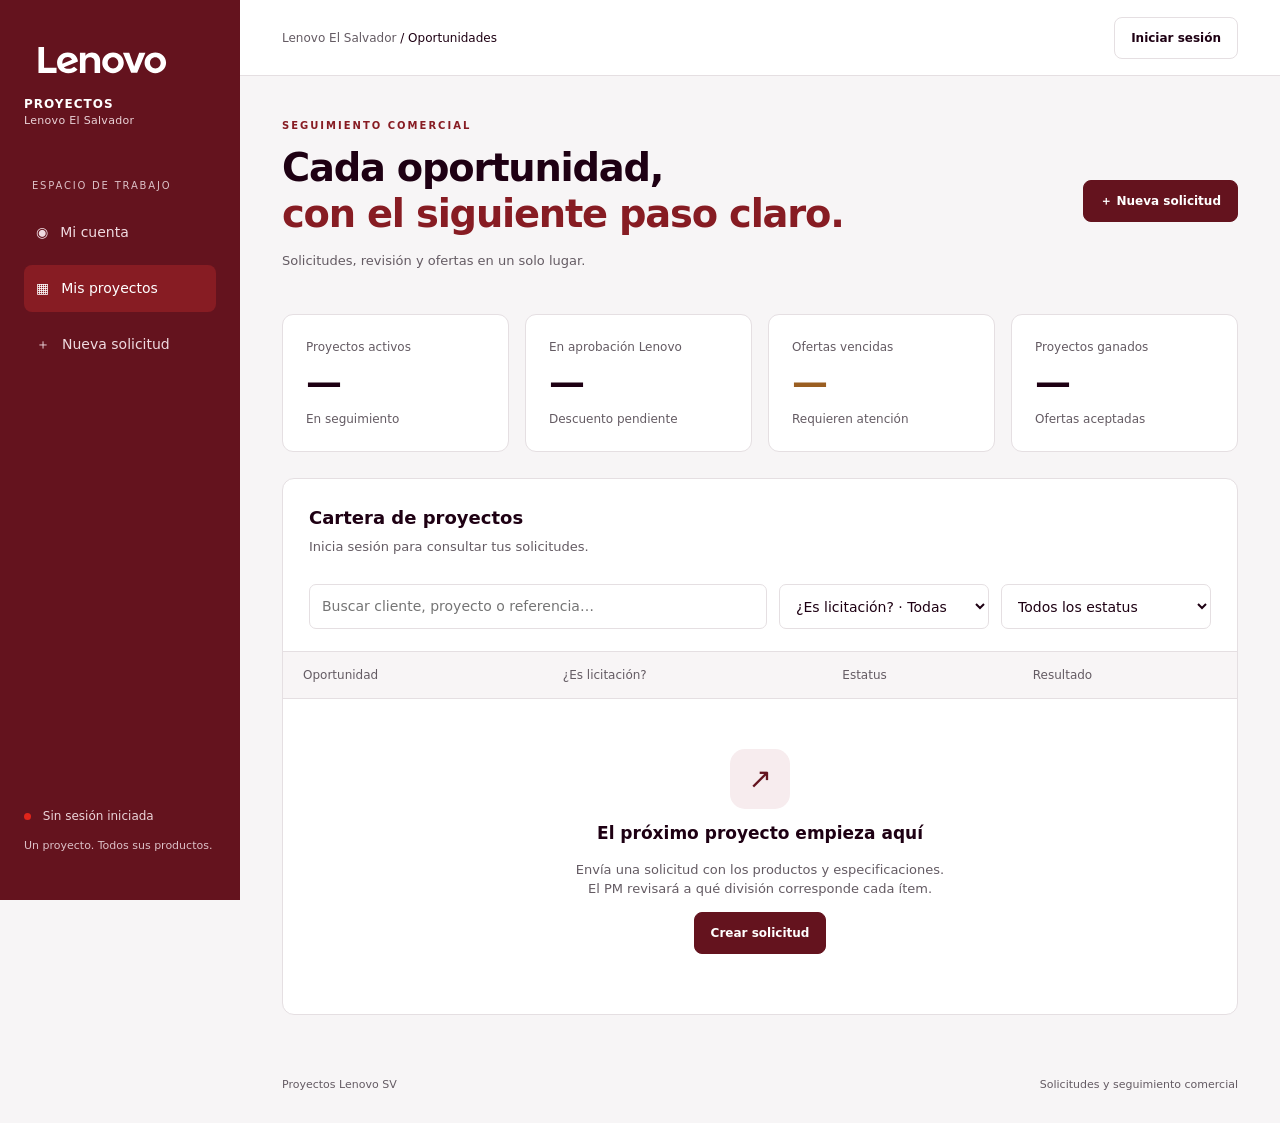
<file: index.html>
<!doctype html>
<html lang="es"><head><meta charset="UTF-8"><meta name="viewport" content="width=device-width,initial-scale=1"><meta name="theme-color" content="#104b3c"><meta name="description" content="Solicitudes y seguimiento de proyectos Lenovo El Salvador"><title>Proyectos | Lenovo SV</title><link rel="stylesheet" href="styles.css?v=plain-red-x-1"></head>
<body><aside class="sidebar"><a class="brand" href="#inicio"><img class="brand-logo" src="lenovo-white.svg" alt="Lenovo" width="156" height="52"><span>PROYECTOS<small>Lenovo El Salvador</small></span></a><p class="nav-label">ESPACIO DE TRABAJO</p><nav><button data-view="myAccount">◉ <span>Mi cuenta</span></button><button data-view="dashboard" class="active">▦ <span>Mis proyectos</span></button><button data-view="request">＋ <span>Nueva solicitud</span></button><button data-view="flow" class="hidden">↳ <span>Flujo de trabajo</span></button></nav><div class="side-bottom"><span class="dot"></span> <span id="channelIdentity">Sin sesión iniciada</span><p>Un proyecto. Todos sus productos.</p></div></aside>
<div class="workspace"><header class="topbar"><span>Lenovo El Salvador <b>/ Oportunidades</b></span><button id="account" class="button ghost">Iniciar sesión</button></header><main><div id="setup" class="notice hidden"></div><div id="status" class="notice hidden" role="status" aria-live="polite"></div>
<section id="dashboard" class="view"><div class="page-heading"><div><p class="eyebrow">SEGUIMIENTO COMERCIAL</p><h1>Cada oportunidad,<br><span>con el siguiente paso claro.</span></h1><p class="muted">Solicitudes, revisión y ofertas en un solo lugar.</p></div><button class="button primary" data-view="request">＋ Nueva solicitud</button></div><section id="pipelinePanel" class="panel pipeline-panel hidden" aria-label="Flujo de oportunidades"><div class="panel-title"><div><h2>Flujo de oportunidades</h2><p class="muted">Oportunidades por estatus actual. Selecciona un paso para filtrar la lista.</p></div></div><div id="pipelineSteps" class="pipeline-track"></div><div id="pipelineBranches" class="pipeline-branches"></div></section><div class="metrics"><article><span>Proyectos activos</span><strong id="activeCount">—</strong><small>En seguimiento</small></article><article><span>En aprobación Lenovo</span><strong id="approvalCount">—</strong><small>Descuento pendiente</small></article><article><span>Ofertas vencidas</span><strong id="overdueCount">—</strong><small>Requieren atención</small></article><article><span>Proyectos ganados</span><strong id="wonCount">—</strong><small>Ofertas aceptadas</small></article></div><div class="panel"><div class="panel-title"><div><h2>Cartera de proyectos</h2><p class="muted" id="listCaption">Inicia sesión para consultar tus solicitudes.</p></div></div><div class="filters"><input id="search" aria-label="Buscar proyectos" placeholder="Buscar cliente, proyecto o referencia…"><select id="typeFilter" aria-label="¿Es licitación?"><option value="">¿Es licitación? · Todas</option><option value="yes">Sí</option><option value="no">No</option></select><select id="divisionFilter" class="hidden" aria-label="Filtrar división y PM"><option value="">Todas las divisiones / PM</option><option value="Consumo">Consumo — Fernando Cifuentes</option><option value="Comercial">Comercial — Marlon Campos</option><option value="pending">Pendiente de clasificación</option></select><select id="stageFilter" aria-label="Filtrar estatus"><option value="">Todos los estatus</option></select><button id="refresh" class="button ghost">Actualizar</button></div><div class="table-scroll"><table><thead><tr><th>Proyecto / cliente</th><th>Tipo</th><th>Estatus</th><th>Fecha límite</th><th>Vigencia de la oferta</th><th></th></tr></thead><tbody id="projectRows"></tbody></table></div><div id="empty" class="empty"><div class="empty-symbol">↗</div><h3>El próximo proyecto empieza aquí</h3><p>Envía una solicitud con los productos y especificaciones.<br>El PM revisará a qué división corresponde cada ítem.</p><button class="button primary" data-view="request">Crear solicitud</button></div></div></section>
<section id="request" class="view hidden"><div class="page-heading"><div><p class="eyebrow">NUEVA OPORTUNIDAD</p><h1>Solicitar una cotización</h1><p class="muted">Completa la información del canal, del usuario final y de los productos requeridos.</p></div></div>
<form id="requestForm">
<div class="panel form-panel"><h2><span class="step">01</span> Lenovo Partner Hub</h2><label>¿Es reseller autorizado y registrado en Lenovo Partner Hub? *<select name="reseller_authorized" required><option value="">Seleccionar</option><option value="yes">Sí</option><option value="no">No</option></select></label></div>
<div class="panel form-panel"><h2><span class="step">02</span> Información del canal</h2><div class="form-grid">
<label>Razón social *<input name="channel" required maxlength="160"></label>
<label>Nombre del contacto *<input name="contact" required maxlength="120"></label>
<label>Teléfono de contacto *<input name="phone" type="tel" required maxlength="40"></label>
<label>Correo electrónico *<input name="email" type="email" required maxlength="160"></label>
</div></div>
<div class="panel form-panel"><h2><span class="step">03</span> Información del usuario final</h2><div class="form-grid">

<label>Nombre de la institución o empresa *<input name="client" required maxlength="160"></label>
<label>Nombre del contacto de la institución *<input name="final_contact" required maxlength="120"></label>
<label>Correo del contacto de la institución *<input name="final_email" type="email" required maxlength="160"></label>
<label>Teléfono del contacto de la institución<input name="final_phone" type="tel" maxlength="40"></label>
</div></div>
<div class="panel form-panel"><h2><span class="step">04</span> Detalles de la oportunidad</h2><label>¿Esta oportunidad corresponde a una licitación? *<select name="is_tender" required><option value="">Seleccionar</option><option value="yes">Sí</option><option value="no">No</option></select></label><div class="form-grid opportunity-dates">
<label>Fecha requerida de la oferta / cotización *<input name="deadline" type="date" required></label>
<label>Días calendario requeridos de vigencia de la oferta *<input name="validity_days" type="number" min="1" step="1" required placeholder="Ej. 30"></label>
</div><div class="panel-title products-heading"><h3>Productos requeridos</h3><button id="addItem" type="button" class="button ghost">＋ Agregar producto</button></div><div id="items"></div><div class="submit-row"><p class="muted">Se creará un número de seguimiento al enviar.</p><button id="submitRequest" class="button primary" type="submit">Enviar solicitud →</button></div></div>
</form></section>
<section id="flow" class="view hidden"><div class="page-heading"><div><p class="eyebrow">PROCESO COMERCIAL</p><h1>Del formulario a la oferta</h1><p class="muted">Un flujo común para Gobierno / Licitación y B2B.</p></div></div><div class="panel flow-panel" id="flowSteps"></div></section>
<section id="myAccount" class="view hidden"><div class="page-heading"><div><p class="eyebrow">PERFIL DE USUARIO</p><h1>Mi cuenta</h1><p class="muted">Tu información de acceso y perfil.</p></div></div><div class="panel form-panel" id="accountProfile"></div></section></main><footer>Proyectos Lenovo SV <span>Solicitudes y seguimiento comercial</span></footer></div>
<dialog id="authDialog"><form id="authForm"><div class="dialog-title"><h2 id="authTitle">Iniciar sesión</h2><button type="button" class="icon-button" data-close="authDialog" aria-label="Cerrar">×</button></div><p class="muted">Accede para enviar solicitudes y consultar su seguimiento.</p><div id="companySignup" class="hidden"><label>Canal / Razón Social *<input name="legal_name" minlength="2" maxlength="160" disabled placeholder="Nombre legal de la empresa"></label><label>Nombre del contacto *<input name="contact_name" disabled minlength="2" maxlength="160" autocomplete="name"></label><label>Teléfono de contacto *<input name="contact_phone" disabled type="tel" minlength="5" maxlength="40" autocomplete="tel"></label></div><label>Correo electrónico<input name="email" type="email" autocomplete="email" required></label><label>Contraseña<input name="password" type="password" autocomplete="current-password" minlength="8" required></label><p id="authError" role="alert"></p><button id="authSubmit" class="button primary full">Entrar</button><div class="auth-links"><button id="toggleAuth" type="button">Crear cuenta de canal</button><button id="forgot" type="button">Recuperar mi contraseña</button></div></form></dialog>
<dialog id="detailDialog" class="detail-dialog"><div id="detailContent"></div></dialog>
<dialog id="companyDialog"><form id="companyForm"><h2>Identifica tu canal</h2><p class="muted">La Razón Social es obligatoria para enviar solicitudes.</p><label>Canal / Razón Social *<input name="legal_name" required minlength="2" maxlength="160"></label><button class="button primary full">Guardar Razón Social</button><p id="companyError" role="alert"></p></form></dialog>
<dialog id="resetDialog"><form id="resetForm"><h2>Crear nueva contraseña</h2><label>Nueva contraseña<input name="password" type="password" minlength="8" required autocomplete="new-password"></label><button class="button primary full">Guardar contraseña</button><p id="resetError" role="alert"></p></form></dialog>
<script src="config.js"></script><script type="module" src="app.js?v=expired-status-1"></script></body></html>
</file>
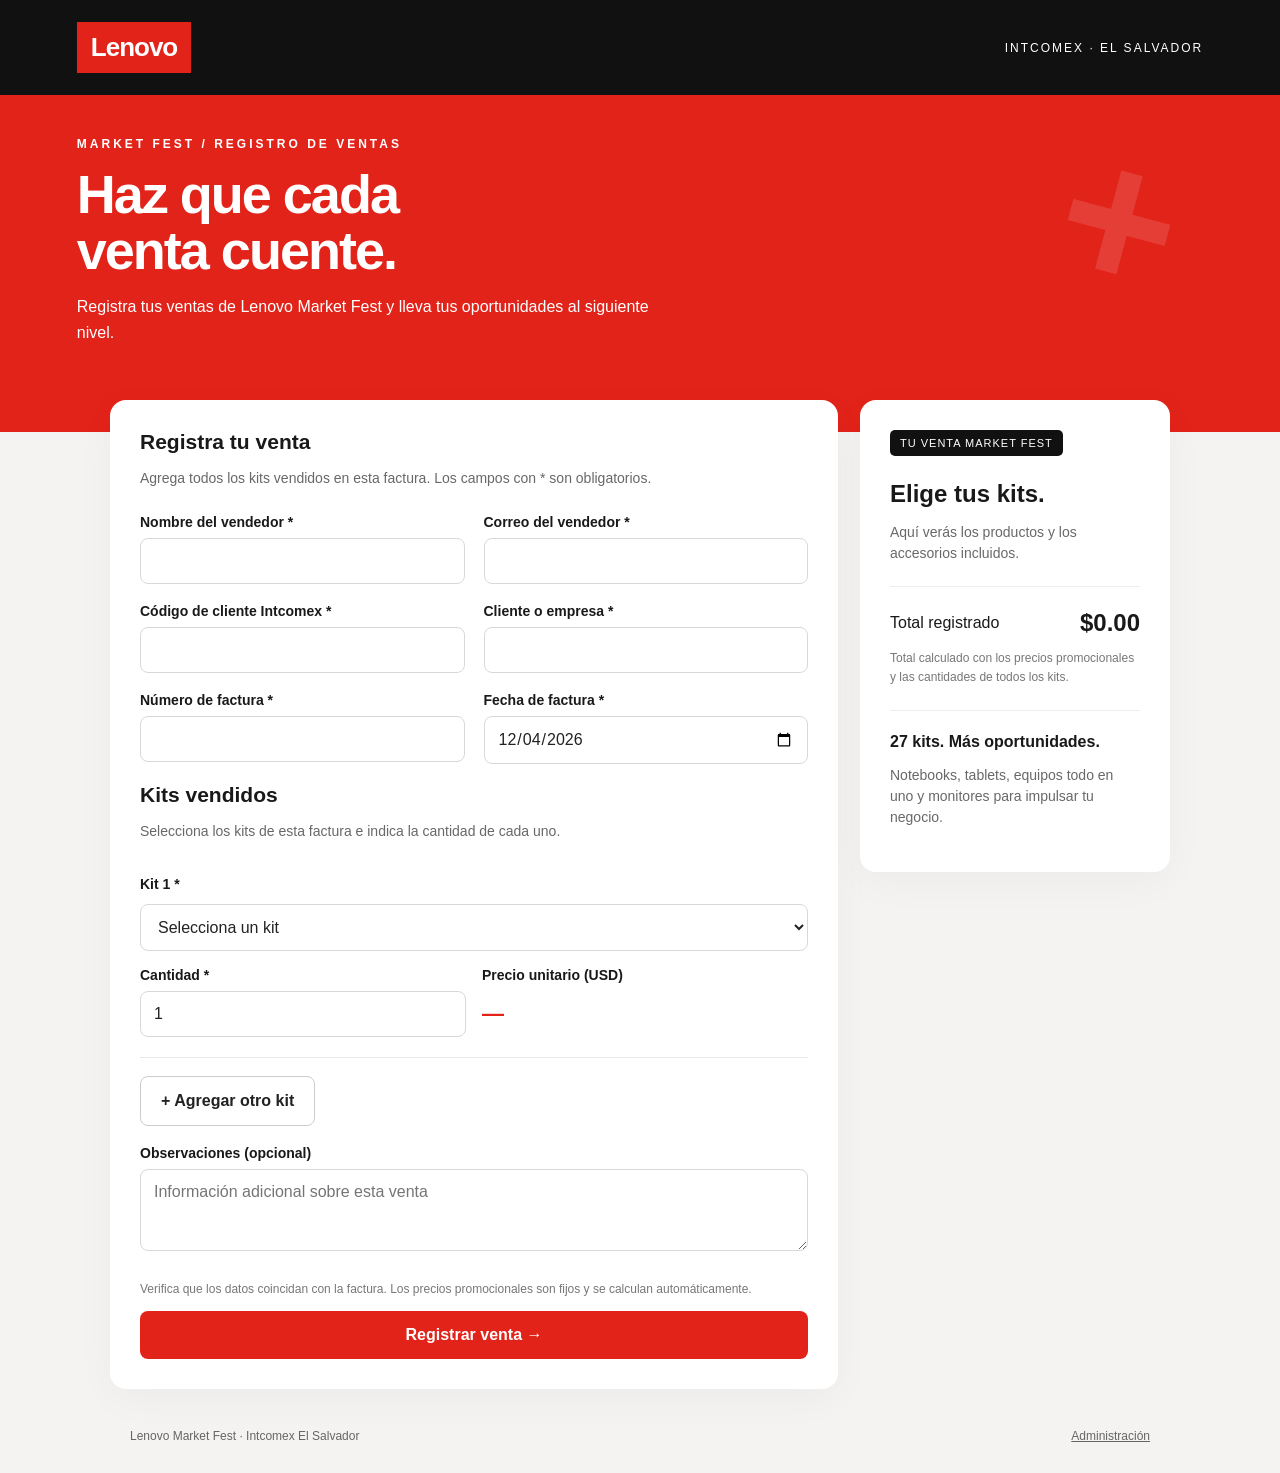
<file: market-fest/index.html>
<!doctype html>
<html lang="es"><head><meta charset="utf-8"><meta name="viewport" content="width=device-width,initial-scale=1"><meta name="theme-color" content="#e2231a"><title>Registro de ventas | Lenovo Market Fest</title><style>
*{box-sizing:border-box}body{margin:0;background:#f4f3f1;color:#191919;font:16px Arial,sans-serif}header{background:#111;color:white;padding:22px max(6vw,20px);display:flex;align-items:center;justify-content:space-between}header strong{background:#e2231a;padding:10px 14px;font-size:26px;letter-spacing:-1px}header span{font-size:12px;letter-spacing:2px}.hero{background:#e2231a;color:white;padding:42px max(6vw,20px) 70px;position:relative;overflow:hidden}.hero:after{content:'+';position:absolute;right:8%;top:10px;font-size:200px;font-weight:900;opacity:.12;transform:rotate(15deg)}.hero p{max-width:590px;line-height:1.6}.eyebrow{text-transform:uppercase;letter-spacing:3px;font-size:12px;font-weight:bold}h1{font-size:clamp(32px,5vw,54px);letter-spacing:-2px;line-height:1.04;margin:15px 0}main{max-width:1100px;margin:-32px auto 40px;padding:0 20px;position:relative;display:grid;grid-template-columns:1fr 310px;gap:22px}.panel{background:white;border-radius:16px;padding:30px;box-shadow:0 10px 40px #00000009}h2{font-size:21px;margin:0 0 8px}.muted{color:#686868;font-size:14px;line-height:1.5}.grid{display:grid;grid-template-columns:1fr 1fr;gap:19px;margin:25px 0}.full{grid-column:1/-1}label{display:block;font-size:14px;font-weight:bold;margin-bottom:8px}input,select,textarea{font:inherit;width:100%;padding:13px;border:1px solid #d8d8d8;border-radius:8px;background:white;color:#222}input:focus,select:focus,textarea:focus{outline:2px solid #e2231a;outline-offset:2px}textarea{resize:vertical}button{font:inherit;font-weight:bold;cursor:pointer;border:0;border-radius:8px;padding:15px 20px;background:#e2231a;color:white}button:disabled{opacity:.55;cursor:wait}.primary{width:100%}.divider{border-top:1px solid #eee;padding-top:22px;margin-top:22px}.summary{position:sticky;top:20px;height:fit-content}.summary .pill{display:inline-block;background:#111;color:#fff;padding:7px 10px;border-radius:5px;font-size:11px;letter-spacing:1px}.summary h3{font-size:24px;line-height:1.2;margin-bottom:8px}.price{font-size:42px;font-weight:bold;color:#e2231a;letter-spacing:-2px;margin:16px 0}.total{display:flex;justify-content:space-between;align-items:center}.total strong{font-size:24px}.note{font-size:12px;line-height:1.6;color:#777}.status{padding:15px;border-radius:8px;margin-top:15px;line-height:1.5}.status:empty{display:none}.status.error{background:#fff0ef;color:#9c1710}.status.success{background:#e9f7ee;color:#176535}footer{max-width:1060px;margin:0 auto 30px;display:flex;justify-content:space-between;font-size:12px;color:#666;padding:0 20px}footer a{color:inherit}.honeypot{position:absolute;left:-10000px}dialog{border:0;border-radius:16px;padding:30px;width:min(90vw,950px);max-height:90vh}dialog::backdrop{background:#0009}dialog input{margin-bottom:15px}table{border-collapse:collapse;width:100%;font-size:12px}td,th{padding:10px;border-bottom:1px solid #ddd;text-align:left;white-space:nowrap}.scroll{overflow:auto}#records{margin-top:20px}.small{padding:9px 13px;font-size:13px;background:#222}.actions{display:flex;justify-content:space-between;gap:10px;margin-bottom:20px}@media(max-width:800px){main{grid-template-columns:1fr}.summary{position:static}.hero{padding-top:28px}.grid{grid-template-columns:1fr}.panel{padding:24px}header span{letter-spacing:0}footer{gap:15px}.hero:after{right:-20px}}
.kit-line{padding:20px 0;border-bottom:1px solid #e8e8e8}.line-top{display:flex;align-items:center;justify-content:space-between;gap:10px;margin-bottom:12px}.line-top label{margin:0}.line-numbers{display:grid;grid-template-columns:1fr 1fr;gap:16px;margin-top:16px}.fixed-price{display:block;font-size:22px;font-weight:bold;color:#e2231a;padding:10px 0}.remove-kit{background:transparent;color:#777;padding:6px 0;font-size:12px}.secondary{margin-top:18px;background:#fff;color:#222;border:1px solid #ccc}.summary-item{border-bottom:1px solid #eee;padding:15px 0}.summary-item h3{font-size:18px;margin:0 0 8px}.summary-item p{margin:7px 0}.summary-item .line-total{font-weight:bold;color:#e2231a}@media(max-width:480px){.line-numbers{grid-template-columns:1fr 1fr}.kit-line{padding:16px 0}}
</style></head><body><header><strong>Lenovo</strong><span>INTCOMEX · EL SALVADOR</span></header><section class="hero"><div class="eyebrow">Market Fest / Registro de ventas</div><h1>Haz que cada<br>venta cuente.</h1><p>Registra tus ventas de Lenovo Market Fest y lleva tus oportunidades al siguiente nivel.</p></section><main><section class="panel"><h2>Registra tu venta</h2><p class="muted">Agrega todos los kits vendidos en esta factura. Los campos con * son obligatorios.</p><form id="sale"><div class="grid"><div><label for="seller">Nombre del vendedor *</label><input id="seller" name="seller" required maxlength="120" autocomplete="name"></div><div><label for="email">Correo del vendedor *</label><input id="email" name="email" type="email" required maxlength="180" autocomplete="email"></div><div><label for="clientCode">Código de cliente Intcomex *</label><input id="clientCode" name="clientCode" required maxlength="40"></div><div><label for="company">Cliente o empresa *</label><input id="company" name="company" required maxlength="180" autocomplete="organization"></div><div><label for="invoice">Número de factura *</label><input id="invoice" name="invoice" required maxlength="80"></div><div><label for="date">Fecha de factura *</label><input id="date" name="date" type="date" required></div><section class="full kits"><h2>Kits vendidos</h2><p class="muted">Selecciona los kits de esta factura e indica la cantidad de cada uno.</p><div id="lines"></div><button type="button" id="addKit" class="secondary">+ Agregar otro kit</button></section><div class="full"><label for="notes">Observaciones (opcional)</label><textarea id="notes" name="notes" rows="3" maxlength="2000" placeholder="Información adicional sobre esta venta"></textarea></div></div><div class="honeypot" aria-hidden="true"><label for="website">Sitio web</label><input id="website" tabindex="-1" autocomplete="off"></div><p class="note">Verifica que los datos coincidan con la factura. Los precios promocionales son fijos y se calculan automáticamente.</p><button class="primary" id="submit">Registrar venta →</button><div id="status" class="status" role="status" aria-live="polite"></div></form></section><aside class="panel summary"><span class="pill">TU VENTA MARKET FEST</span><div id="preview"><h3>Elige tu kit.</h3><p class="muted">Aquí verás los productos y accesorios incluidos.</p></div><div class="divider total"><span>Total registrado</span><strong id="total">$0.00</strong></div><p class="note">Total calculado con los precios promocionales y las cantidades de todos los kits.</p><div class="divider"><b>27 kits. Más oportunidades.</b><p class="muted">Notebooks, tablets, equipos todo en uno y monitores para impulsar tu negocio.</p></div></aside></main><footer><span>Lenovo Market Fest · Intcomex El Salvador</span><a href="#administracion" id="adminLink">Administración</a></footer><dialog id="admin"><div class="actions"><h2>Ventas registradas</h2><button class="small" id="closeAdmin">Cerrar</button></div><p class="muted">Acceso exclusivo al equipo autorizado de Proyectos Lenovo.</p><form id="login"><label for="adminEmail">Correo</label><input id="adminEmail" type="email" autocomplete="username" required><label for="adminPassword">Contraseña</label><input id="adminPassword" type="password" autocomplete="current-password" required><button>Ingresar</button></form><p id="adminStatus" role="status"></p><div id="records"></div></dialog><script src="../config.js"></script><script type="module" src="app.js?v=private-total-1"></script></body></html>
</file>
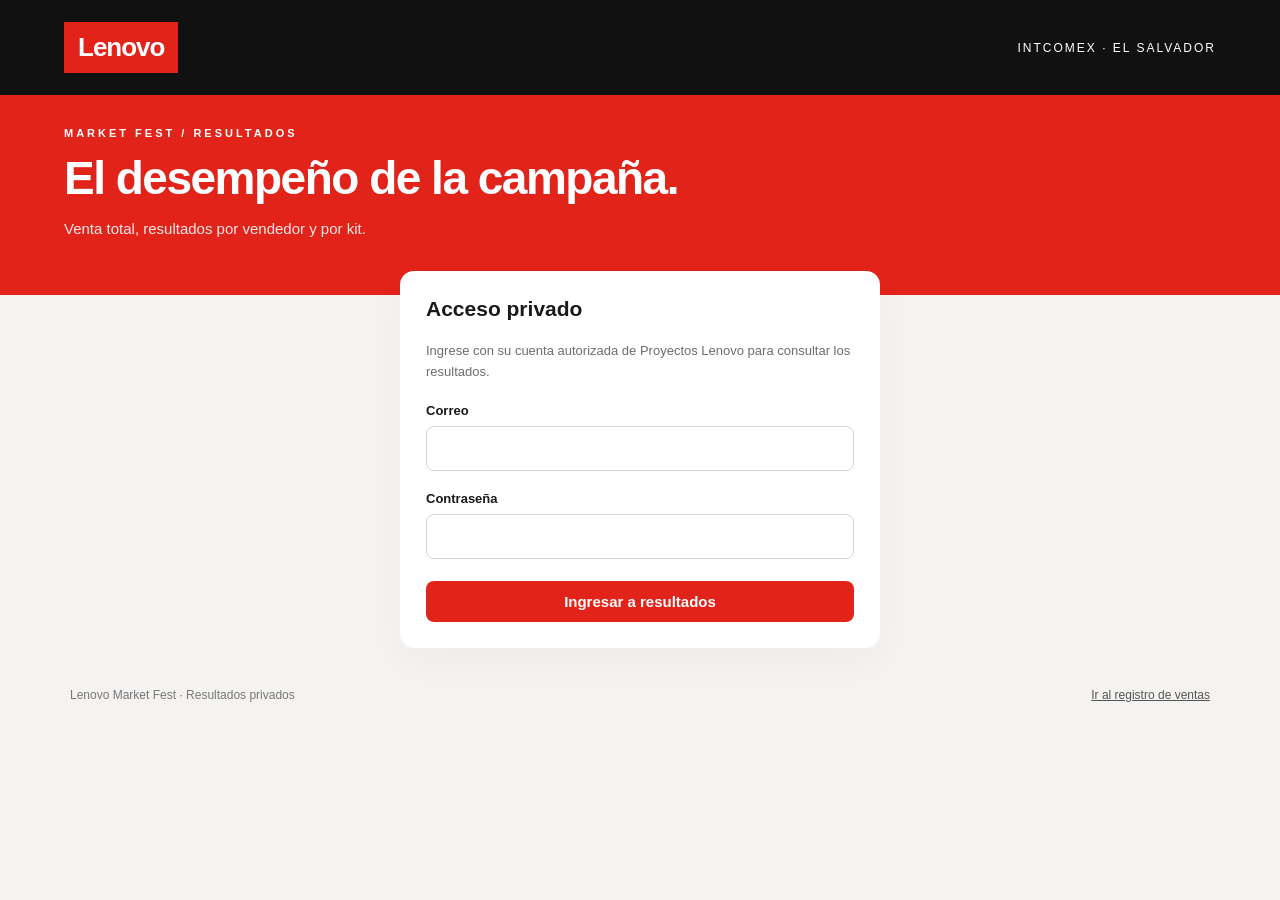
<file: market-fest/resultados/index.html>
<!doctype html>
<html lang="es"><head><meta charset="utf-8"><meta name="viewport" content="width=device-width,initial-scale=1"><meta name="theme-color" content="#e2231a"><title>Resultados | Lenovo Market Fest</title><style>
*{box-sizing:border-box}body{margin:0;background:#f4f3f1;color:#191919;font:15px Arial,sans-serif}button,input{font:inherit}button{cursor:pointer;border:0;border-radius:8px;padding:12px 18px;font-weight:700;background:#e2231a;color:white}button:disabled{opacity:.5;cursor:wait}header{background:#111;color:#fff;padding:22px max(5vw,20px);display:flex;align-items:center;justify-content:space-between;gap:15px}header strong{font-size:26px;letter-spacing:-1px;background:#e2231a;padding:10px 14px}header span{font-size:12px;letter-spacing:2px}.hero{padding:32px max(5vw,20px) 54px;background:#e2231a;color:#fff}.eyebrow{font-size:11px;letter-spacing:3px;font-weight:bold;text-transform:uppercase}h1{font-size:clamp(30px,4vw,46px);letter-spacing:-1.5px;margin:12px 0}p{line-height:1.6}.hero p{margin:10px 0 0;opacity:.9}main{max-width:1180px;margin:-24px auto 40px;padding:0 20px;position:relative}.panel{background:#fff;border-radius:14px;padding:26px;box-shadow:0 12px 40px #00000008}.login{max-width:480px;margin:0 auto}.login h2{font-size:23px;margin:0 0 10px}.muted{color:#6d6d6d;font-size:13px}label{display:block;font-size:13px;font-weight:bold;margin:20px 0 8px}input{width:100%;padding:13px;border:1px solid #d4d4d4;border-radius:8px}input:focus,button:focus-visible,a:focus-visible{outline:2px solid #e2231a;outline-offset:3px}.login button{width:100%;margin-top:22px}.message{font-size:14px;line-height:1.5;color:#a42018}.message:empty{display:none}.toolbar{display:flex;align-items:center;justify-content:space-between;gap:14px;flex-wrap:wrap;margin:0 0 20px}.toolbar-actions{display:flex;gap:8px}.secondary{background:#fff;color:#333;border:1px solid #d8d8d8}.total-card{background:#111;color:#fff;margin-bottom:24px;display:flex;justify-content:space-between;align-items:center;gap:20px}.total-card span{font-size:13px;color:#ddd}.total-card strong{display:block;font-size:clamp(36px,5vw,56px);letter-spacing:-2px;margin-top:10px}.total-card .brand{font-size:13px;color:#ccc;letter-spacing:2px}.report-grid{display:grid;grid-template-columns:.85fr 1.15fr;gap:24px}.panel h2{margin:0 0 20px;font-size:21px}.table-scroll{overflow-x:auto}table{width:100%;border-collapse:collapse;font-size:13px}th{text-align:left;color:#777;font-size:11px;text-transform:uppercase;letter-spacing:.5px;border-bottom:2px solid #eee;padding:0 10px 13px}td{padding:17px 10px;border-bottom:1px solid #eee;vertical-align:middle}tbody tr:last-child td{border:0}.number{text-align:right;white-space:nowrap;font-variant-numeric:tabular-nums}.amount{font-weight:bold;color:#c51b15}.kit{font-weight:bold;display:block;white-space:nowrap;margin-bottom:6px}.detail{font-size:11px;color:#777;line-height:1.6}.seller{font-weight:bold}.rank{display:inline-flex;align-items:center;justify-content:center;width:25px;height:25px;background:#f5eeee;border-radius:6px;color:#c51b15;margin-right:8px;font-size:11px}.empty{text-align:center;color:#777;padding:30px 10px}.footnote{margin-top:18px;font-size:12px;color:#777;line-height:1.6}footer{max-width:1180px;margin:0 auto 28px;padding:0 20px;display:flex;justify-content:space-between;gap:15px;color:#777;font-size:12px}footer a{color:#555}[hidden]{display:none!important}@media(max-width:950px){.report-grid{grid-template-columns:1fr}}@media(max-width:560px){header span{letter-spacing:0}.panel{padding:20px}main{padding:0 12px}.total-card .brand{display:none}.toolbar{align-items:flex-start}.toolbar-actions button{font-size:12px;padding:10px}.hero{padding:27px 20px 48px}td,th{padding-left:5px;padding-right:5px}.detail{max-width:170px}}
</style></head><body><header><strong>Lenovo</strong><span>INTCOMEX · EL SALVADOR</span></header><section class="hero"><div class="eyebrow">Market Fest / Resultados</div><h1>El desempeño de la campaña.</h1><p>Venta total, resultados por vendedor y por kit.</p></section><main><section id="loginPanel" class="panel login"><h2>Acceso privado</h2><p class="muted">Ingrese con su cuenta autorizada de Proyectos Lenovo para consultar los resultados.</p><form id="login"><label for="email">Correo</label><input id="email" type="email" required autocomplete="username" maxlength="180"><label for="password">Contraseña</label><input id="password" type="password" required autocomplete="current-password"><button id="signIn">Ingresar a resultados</button></form><p id="loginMessage" class="message" role="status" aria-live="polite"></p></section><section id="dashboard" hidden><div class="toolbar"><span class="muted" id="updated" role="status">Cargando resultados…</span><div class="toolbar-actions"><button id="refresh">Actualizar</button><button id="logout" class="secondary">Cerrar sesión</button></div></div><p id="reportMessage" class="message" role="status" aria-live="polite"></p><section class="panel total-card" aria-label="Venta total"><div><span>Venta total registrada (USD)</span><strong id="total">—</strong></div><div class="brand">LENOVO MARKET FEST</div></section><div class="report-grid"><section class="panel"><h2>Venta por vendedor</h2><div class="table-scroll"><table><thead><tr><th>Vendedor</th><th class="number">Unidades</th><th class="number">Venta USD</th></tr></thead><tbody id="sellers"></tbody></table></div></section><section class="panel"><h2>Venta por kit</h2><div class="table-scroll"><table><thead><tr><th>Kit / producto</th><th class="number">Unidades</th><th class="number">Venta USD</th></tr></thead><tbody id="kits"></tbody></table></div></section></div><p class="footnote">Montos calculados con las cantidades y precios de las ventas registradas. Los vendedores se agrupan por correo. Actualización automática cada 60 segundos.</p></section></main><footer><span>Lenovo Market Fest · Resultados privados</span><a href="../">Ir al registro de ventas</a></footer><script src="../../config.js"></script><script type="module" src="report.js?v=1"></script></body></html>
</file>
<file: styles.css>
:root{--green:#64131e;--green2:#871c23;--mint:#f7ecee;--ink:#1e0013;--muted:#645b63;--border:#e5dfe2;--bg:#f7f5f6;--white:#fff}*{box-sizing:border-box}body{margin:0;background:var(--bg);color:var(--ink);font:14px/1.5 system-ui,-apple-system,Segoe UI,sans-serif}button,input,select,textarea{font:inherit}button{cursor:pointer}button:disabled{opacity:.55;cursor:wait}a{color:var(--green)}.hidden{display:none!important}.sidebar{width:240px;background:var(--green);position:fixed;inset:0 auto 0 0;padding:35px 24px;color:white;display:flex;flex-direction:column}.brand{color:white;text-decoration:none;display:flex;gap:12px;align-items:center;letter-spacing:1.3px;font-weight:700}.brand small{display:block;font-size:11px;letter-spacing:.3px;color:#ead3d8;font-weight:400}.brand-mark{display:grid;place-items:center;background:white;color:var(--green);border-radius:11px;width:42px;height:42px;font-size:25px}.nav-label{margin:48px 8px 16px;font-size:10px;letter-spacing:1.8px;color:#dcc0c7}.sidebar nav{display:grid;gap:9px}.sidebar nav button{border:0;background:none;color:#efdae0;padding:13px 12px;border-radius:8px;text-align:left;display:flex;gap:12px;align-items:center}.sidebar nav button.active,.sidebar nav button:hover{background:#871c23;color:white}.side-bottom{margin-top:auto;font-size:12px;color:#ead3d8}.side-bottom p{font-size:11px;color:#dcc0c7}.dot{display:inline-block;width:7px;height:7px;background:#e1251b;border-radius:50%;margin-right:8px}.workspace{margin-left:240px}.topbar{height:76px;padding:0 42px;border-bottom:1px solid var(--border);background:white;display:flex;align-items:center;justify-content:space-between;color:var(--muted);font-size:12px}.topbar b{font-weight:500;color:var(--ink)}main{max-width:1550px;margin:auto;padding:42px}.page-heading{display:flex;justify-content:space-between;align-items:center;gap:24px;margin-bottom:30px}.eyebrow{font-size:10px;letter-spacing:2px;color:var(--green2);font-weight:700;margin:0 0 12px}h1{font-size:clamp(28px,3vw,39px);line-height:1.2;font-weight:600;letter-spacing:-1.2px;margin:0 0 14px}h1 span{color:var(--green2)}h2{font-size:18px;margin:0;font-weight:600}h3{font-size:17px}.muted{color:var(--muted);font-size:13px}.button{padding:11px 16px;border:1px solid var(--border);border-radius:8px;font-weight:600;font-size:12px;white-space:nowrap}.primary{background:var(--green);color:white;border-color:var(--green)}.primary:hover{background:var(--green2)}.ghost{background:white;color:var(--ink)}.metrics{display:grid;grid-template-columns:repeat(4,1fr);gap:16px;margin-bottom:26px}.metrics article{background:white;border:1px solid var(--border);border-radius:11px;padding:23px}.metrics span,.metrics small{display:block;color:var(--muted);font-size:12px}.metrics strong{display:block;font-size:36px;line-height:1.5;font-weight:600}.metrics article:nth-child(3) strong{color:#9a5e21}.panel{background:white;border:1px solid var(--border);border-radius:12px;overflow:hidden}.panel-title{display:flex;align-items:center;justify-content:space-between;padding:25px 26px 16px;gap:20px}.panel-title p{margin:6px 0}.filters{display:flex;gap:12px;padding:6px 26px 22px}.filters input{flex:1;min-width:180px}.filters select{max-width:210px}input,select,textarea{padding:11px 12px;border:1px solid var(--border);border-radius:7px;background:white;color:var(--ink);width:100%;outline:none}input:focus,select:focus,textarea:focus{border-color:var(--green2);box-shadow:0 0 0 3px #f7ecee}label{display:grid;gap:7px;font-size:12px;font-weight:600}label small{font-weight:400;color:var(--muted)}.table-scroll{overflow-x:auto}table{border-collapse:collapse;width:100%;font-size:12px}th{text-align:left;background:#f8f5f6;color:var(--muted);font-weight:500;padding:14px 20px;border-block:1px solid var(--border);white-space:nowrap}td{padding:18px 20px;border-bottom:1px solid #eee8eb;vertical-align:top}td strong{display:block;font-weight:600;min-width:170px}td small{display:block;color:var(--muted);margin-top:3px}.badge{display:inline-block;border-radius:6px;padding:5px 8px;font-size:11px;background:var(--mint);color:var(--green);white-space:nowrap}.badge.amber{background:#fff3df;color:#905d24}.badge.red{background:#fae9e6;color:#a24234}.empty{text-align:center;padding:50px 20px 60px}.empty h3{margin:12px 0 5px}.empty p{color:var(--muted);font-size:13px}.empty-symbol{font-size:28px;background:var(--mint);color:var(--green);width:60px;height:60px;border-radius:15px;display:grid;place-items:center;margin:auto}.notice{border:1px solid #ead4a5;background:#fff7e8;border-radius:8px;padding:15px 18px;margin-bottom:22px;font-size:13px}.notice.error{border-color:#e8c4bd;background:#fdf0ed;color:#8b3428}.form-panel{padding:26px;margin-bottom:22px}.form-panel .panel-title{padding:0;margin-bottom:10px}.form-panel h2{margin-bottom:22px}.step{font-size:12px;color:var(--green);background:var(--mint);padding:7px 9px;border-radius:6px;margin-right:10px}.form-grid{display:grid;grid-template-columns:1fr 1fr;gap:20px}.item-card{border:1px solid var(--border);border-radius:8px;padding:20px;margin:18px 0;background:#fcfafb}.item-top{display:flex;justify-content:space-between;align-items:center;margin-bottom:14px}.item-grid{display:grid;grid-template-columns:1fr 2fr 100px;gap:14px;margin-bottom:16px}.upload{border:1px dashed #cfadb7;background:#faf4f6;padding:22px;border-radius:8px;margin:0 0 20px}.upload input{border:0;background:none;padding:9px 0}.submit-row{display:flex;align-items:center;justify-content:space-between;margin-top:22px;gap:20px}.icon-button{font-size:24px;line-height:1;border:0;background:none;color:var(--muted);padding:6px}.auth-links{display:flex;justify-content:space-between;margin-top:18px;gap:10px}.auth-links button{border:0;background:none;color:var(--green);font-size:12px}.full{width:100%;margin-top:20px}dialog{border:1px solid var(--border);border-radius:14px;padding:30px;width:min(450px,94vw);color:var(--ink);max-height:90vh;overflow-y:auto}dialog::backdrop{background:#1e001390;backdrop-filter:blur(3px)}dialog label{margin-top:18px}.dialog-title{display:flex;align-items:center;justify-content:space-between}.detail-dialog{width:85vw;max-width:85vw;height:85vh;max-height:85vh;overflow-y:auto}.detail-heading{padding-bottom:22px;border-bottom:1px solid var(--border)}.detail-meta{display:grid;grid-template-columns:repeat(3,1fr);gap:18px;margin:22px 0}.detail-meta small{display:block;color:var(--muted)}.detail-section{margin:25px 0}.detail-section h3{margin-bottom:12px}.detail-section pre{white-space:pre-wrap;font:inherit;color:var(--muted)}.file-list{display:grid;gap:10px}.file-link{border:1px solid var(--border);border-radius:6px;text-align:left;background:white;padding:10px 14px;color:var(--green)}.review-product{padding:16px;border:1px solid var(--border);border-radius:8px;margin:14px 0}.review-product p{white-space:pre-wrap}.review-grid{display:grid;grid-template-columns:repeat(4,1fr);gap:12px}.review-grid label{margin:0}.timeline{border-left:2px solid var(--border);padding-left:18px}.timeline div{margin:16px 0}.timeline small{display:block;color:var(--muted)}.flow-panel{padding:32px;max-width:900px}.flow-step{display:flex;gap:20px;margin-bottom:28px}.flow-step:last-child{margin-bottom:0}.flow-step .step{align-self:start;min-width:36px;text-align:center}.flow-step h3{margin:3px 0}.flow-step p{margin:5px 0;color:var(--muted)}footer{display:flex;justify-content:space-between;padding:20px 42px 30px;font-size:11px;color:var(--muted)}#authError,#resetError{color:#a24234;font-size:12px}button:focus-visible{outline:3px solid #b8252e;outline-offset:3px}@media(max-width:1100px){.sidebar{width:200px;padding:28px 16px}.workspace{margin-left:200px}main{padding:28px}.metrics{gap:10px}.metrics article{padding:17px}.filters{flex-wrap:wrap}.review-grid{grid-template-columns:1fr 1fr}}@media(max-width:760px){.sidebar{position:static;width:auto;padding:18px 20px}.brand{font-size:12px}.brand-mark{width:32px;height:32px;font-size:20px}.sidebar nav{display:flex;margin-top:16px;gap:5px}.sidebar nav button{padding:9px;font-size:12px}.nav-label,.side-bottom{display:none}.workspace{margin:0}.topbar{height:60px;padding:0 20px}.topbar>span{font-size:10px}.topbar b{display:none}main{padding:24px 16px}.page-heading{align-items:flex-start;flex-direction:column;gap:10px}h1{font-size:29px}.metrics{grid-template-columns:1fr 1fr}.metrics strong{font-size:30px}.panel-title{padding:20px;flex-wrap:wrap}.filters{padding:0 20px 18px}.filters select{flex:1;max-width:none;min-width:140px}.form-grid,.item-grid{grid-template-columns:1fr}.form-panel{padding:20px}.detail-meta{grid-template-columns:1fr 1fr}.review-grid{grid-template-columns:1fr 1fr}.submit-row{align-items:stretch;flex-direction:column}footer{padding:20px;gap:12px;flex-wrap:wrap}.flow-panel{padding:22px}dialog{padding:22px}}

.partner-question{grid-column:1/-1;border:1px solid #dfc6ce;border-left:5px solid var(--green);border-radius:8px;background:var(--mint);padding:18px 22px;margin:8px 0 0}.partner-question legend{font-weight:700;font-size:14px;padding:0 8px;color:var(--green)}.partner-options{display:flex;gap:16px;margin-top:8px}.partner-options label{display:flex;align-items:center;gap:10px;background:white;border:1px solid var(--border);border-radius:7px;padding:11px 24px;font-size:14px;cursor:pointer}.partner-options input{width:18px;height:18px;margin:0;accent-color:var(--green)}

#channelIdentity{overflow-wrap:anywhere;line-height:1.6}

.opportunity-dates{margin-top:24px}.products-heading{margin-top:28px!important;padding-top:22px!important;border-top:1px solid var(--border)}

.approval-actions{display:flex;gap:12px;flex-wrap:wrap;padding-top:20px;margin-top:20px;border-top:1px solid var(--border)}#reviewError{color:#a24234}

.pipeline-panel{margin-bottom:24px}.pipeline-track{display:flex;gap:24px;overflow-x:auto;padding:8px 26px 22px;scrollbar-width:thin;scrollbar-color:#cfadb7 #f6eff2}
.pipeline-step{position:relative;flex:0 0 172px;min-height:150px;border:1px solid var(--border);border-radius:9px;background:#faf5f7;color:var(--ink);text-align:left;padding:14px 16px;display:flex;flex-direction:column;gap:6px}
.pipeline-step:not(:last-child)::after{content:'→';position:absolute;right:-22px;top:62px;color:#a57683;font-size:18px}
.pipeline-index{font-size:10px;letter-spacing:1px;color:var(--muted)}.pipeline-step strong{font-size:32px;line-height:1.1;color:var(--green);font-weight:600}.pipeline-label{font-size:12px;line-height:1.4;margin-top:4px}
.pipeline-step:hover,.pipeline-branch:hover{border-color:var(--green)}.pipeline-step.selected{background:var(--green);border-color:var(--green);color:white}.pipeline-step.selected strong,.pipeline-step.selected .pipeline-index{color:white}
.pipeline-branches{display:flex;gap:10px;align-items:center;flex-wrap:wrap;padding:18px 26px;border-top:1px solid var(--border)}.pipeline-branch{border:1px solid var(--border);border-radius:7px;background:white;padding:9px 12px;font-size:11px;color:var(--ink)}.pipeline-branch strong{margin-left:10px;color:var(--green)}.pipeline-branch.selected{background:var(--mint);border-color:var(--green)}.pipeline-branches>.muted{font-size:11px;flex-basis:100%;margin-top:4px}
@media(max-width:760px){.pipeline-track{padding-inline:20px}.pipeline-step{flex-basis:155px}.pipeline-branches{padding:16px 20px}}


.review-grid{grid-template-columns:1fr 1fr 1fr}@media(max-width:760px){.review-grid{grid-template-columns:1fr}}

@media(max-width:760px){.detail-dialog{width:94vw;max-width:94vw}}

.brand{flex-direction:column;align-items:flex-start;gap:8px}.brand-logo{display:block;width:156px;height:auto;object-fit:contain}.brand>span{font-size:12px;letter-spacing:1px}@media(max-width:760px){.brand{flex-direction:row;align-items:center;gap:16px}.brand-logo{width:120px}}

/* Separate opportunity detail sections with soft Lenovo palette tones. */
.detail-dialog .detail-meta{background:#f7ecee;border:1px solid #e5cdd4;border-radius:12px;padding:20px;gap:20px}
.detail-dialog .detail-section{background:#f2edf6;border:1px solid #ded2e8;border-left:4px solid #4d144a;border-radius:12px;padding:22px}
.detail-dialog .detail-section:has(.review-product){background:#f8eef0;border-color:#e7ced4;border-left-color:#64131e}
.detail-dialog #reviewForm>.detail-section{background:#eef1fa;border-color:#d3daed;border-left-color:#294e95}
.detail-dialog .detail-section:has(.timeline){background:#f2f0f3;border-color:#ddd7e0;border-left-color:#4e444e}
.detail-dialog .detail-section h3{margin:0 0 18px;padding-bottom:12px;border-bottom:1px solid #d9cbd1;color:#64131e}
.detail-dialog .review-product{background:#fff;border-color:#e1d5da;padding:20px;box-shadow:0 2px 6px #1e001305}
.detail-dialog .review-product .detail-meta{background:#faf7f8;padding:16px;margin-bottom:0}
.detail-dialog .detail-heading{padding:12px 0 22px}
@media(max-width:760px){.detail-dialog .detail-section,.detail-dialog .detail-meta{padding:16px}.detail-dialog .review-product{padding:14px}.detail-dialog .detail-meta{gap:14px;overflow-wrap:anywhere}}

.detail-dialog .detail-meta,.detail-dialog .detail-section,.detail-dialog .detail-section:has(.review-product),.detail-dialog #reviewForm>.detail-section,.detail-dialog .detail-section:has(.timeline),.detail-dialog .review-product .detail-meta{background:#EAEEF5;border-color:#d5dbe5}.detail-dialog .detail-section{border-left-color:#64131e}.detail-dialog .detail-section h3{border-bottom-color:#d5dbe5}

.detail-dialog>.dialog-title,#detailContent>.dialog-title{position:sticky;top:-30px;z-index:5;background:white;padding:10px 0;min-height:46px}.detail-close{display:grid;place-items:center;margin-left:auto;width:38px;height:38px;border-radius:50%;background:#EAEEF5;color:#64131e;border:1px solid #d5dbe5;flex-shrink:0}.detail-close:hover{background:#64131e;color:white}.detail-close:focus-visible{outline:3px solid #b8252e;outline-offset:2px}@media(max-width:760px){#detailContent>.dialog-title{top:-22px}}

.detail-close{width:52px;height:52px;font-size:40px;font-weight:700;background:#fff0f0;color:#E1251B;border:2px solid #E1251B}.detail-close:hover{background:#E1251B;color:white}

.detail-close{background:transparent;border:0;border-radius:0;box-shadow:none;color:#E1251B}.detail-close:hover{background:transparent;color:#64131E}
</file>
